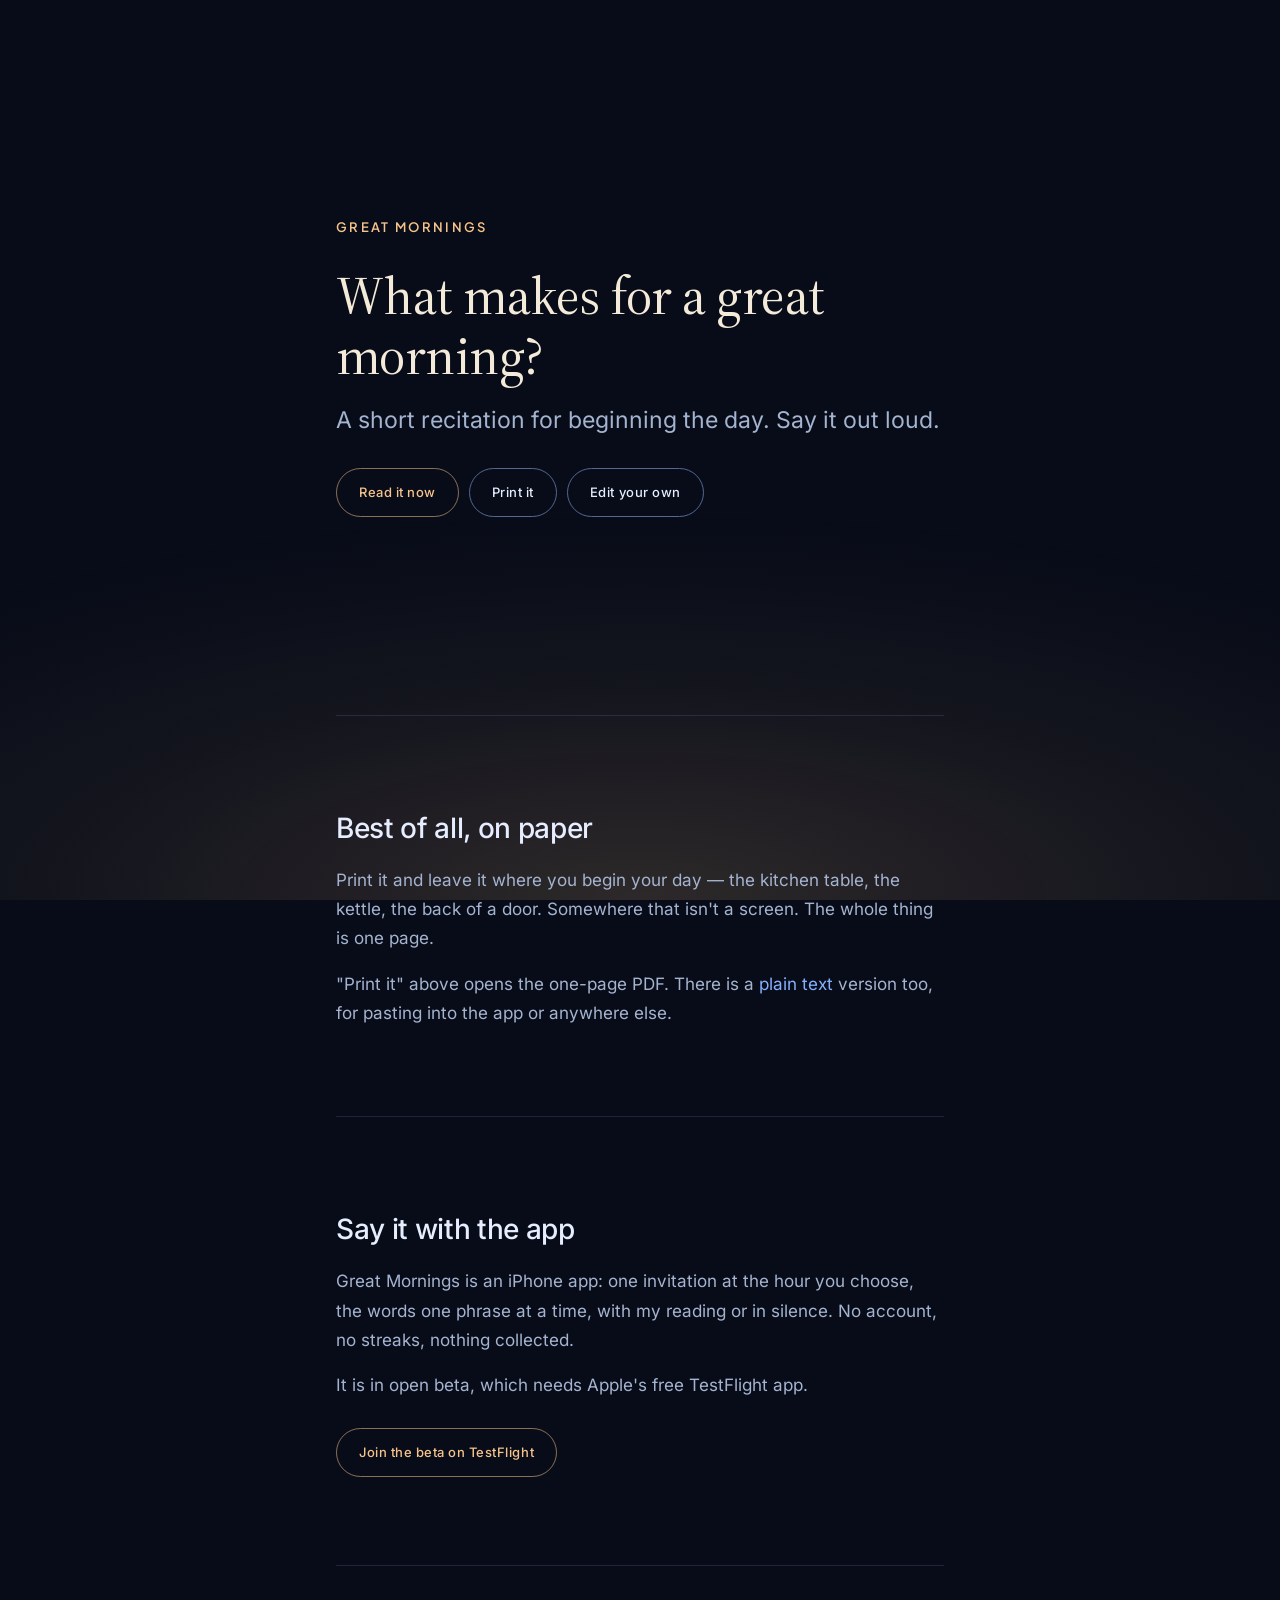
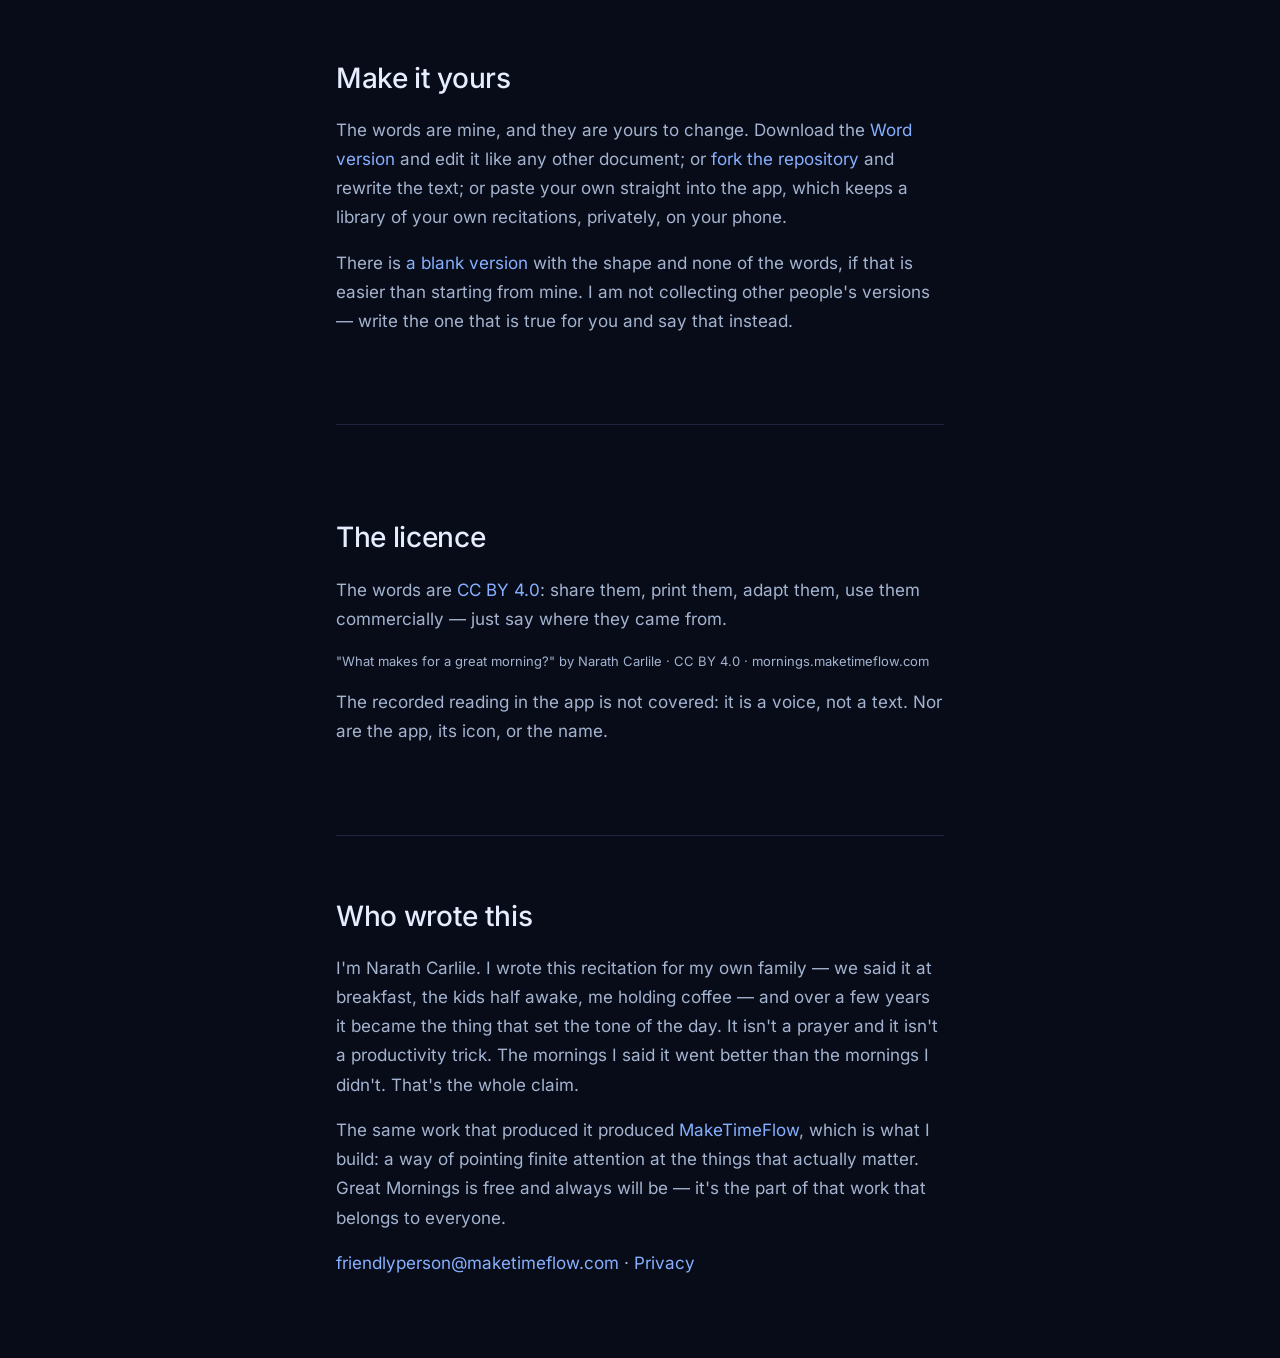
<file: index.html>
<!DOCTYPE html>
<html lang="en">
<head>
<meta charset="UTF-8" />
<meta name="viewport" content="width=device-width, initial-scale=1.0" />
<title>What makes for a great morning? · A suggested daily recitation</title>
<meta name="description" content="A short recitation for beginning the day, said out loud, one phrase at a time. Read it, print it, or make it your own." />

<meta property="og:title" content="What makes for a great morning?" />
<meta property="og:description" content="A short recitation for beginning the day. Say it out loud." />
<meta property="og:image" content="https://mornings.maketimeflow.com/assets/og.jpg" />
<meta property="og:url" content="https://mornings.maketimeflow.com/" />
<meta property="og:type" content="website" />
<meta name="twitter:card" content="summary" />

<link rel="icon" href="assets/icon.png" />
<link rel="apple-touch-icon" href="assets/icon.png" />
<link rel="stylesheet" href="style.css" />

<!-- Privacy-friendly analytics by Plausible: no cookies, no stored IP.
     The same property as the other MakeTimeFlow sites, split by hostname. -->
<script async src="https://plausible.io/js/pa-HWVkmOOH1TvEeJSTf9zBz.js"></script>
<script>
  window.plausible=window.plausible||function(){(plausible.q=plausible.q||[]).push(arguments)},plausible.init=plausible.init||function(i){plausible.o=i||{}};
  plausible.init()
</script>
</head>
<body>

<header class="masthead">
  <div class="wrap">
    <p class="wordmark">Great Mornings</p>
    <h1>What makes for a great morning?</h1>
    <p class="standfirst">A short recitation for beginning the day. Say it out loud.</p>
    <ul class="actions">
      <li><a class="primary" href="recitation/">Read it now</a></li>
      <li><a href="downloads/great-mornings-recitation.pdf">Print it</a></li>
      <li><a href="downloads/great-mornings-recitation.docx">Edit your own</a></li>
    </ul>
    <hr class="hair" />
  </div>
</header>

<main>

<section class="section" id="paper">
  <div class="wrap">
    <h2>Best of all, on paper</h2>
    <p class="muted">Print it and leave it where you begin your day — the kitchen table, the kettle, the back of a door. Somewhere that isn't a screen. The whole thing is one page.</p>
    <p class="muted">"Print it" above opens the one-page PDF. There is a <a href="downloads/great-mornings-recitation.txt">plain text</a> version too, for pasting into the app or anywhere else.</p>
  </div>
</section>

<div class="wrap"><hr class="hair" /></div>

<section class="section" id="app">
  <div class="wrap">
    <h2>Say it with the app</h2>
    <p class="muted">Great Mornings is an iPhone app: one invitation at the hour you choose, the words one phrase at a time, with my reading or in silence. No account, no streaks, nothing collected.</p>
    <p class="muted">It is in open beta, which needs Apple's free TestFlight app.</p>
    <ul class="actions">
      <li><a class="primary" href="https://testflight.apple.com/join/s5JQ764d">Join the beta on TestFlight</a></li>
    </ul>
  </div>
</section>

<div class="wrap"><hr class="hair" /></div>

<section class="section" id="yours">
  <div class="wrap">
    <h2>Make it yours</h2>
    <p class="muted">The words are mine, and they are yours to change. Download the <a href="downloads/great-mornings-recitation.docx">Word version</a> and edit it like any other document; or <a href="https://github.com/narath/great-mornings">fork the repository</a> and rewrite the text; or paste your own straight into the app, which keeps a library of your own recitations, privately, on your phone.</p>
    <p class="muted">There is <a href="https://github.com/narath/great-mornings/blob/main/recitations/template.md">a blank version</a> with the shape and none of the words, if that is easier than starting from mine. I am not collecting other people's versions — write the one that is true for you and say that instead.</p>
  </div>
</section>

<div class="wrap"><hr class="hair" /></div>

<section class="section" id="licence">
  <div class="wrap">
    <h2>The licence</h2>
    <p class="muted">The words are <a href="https://creativecommons.org/licenses/by/4.0/">CC BY 4.0</a>: share them, print them, adapt them, use them commercially — just say where they came from.</p>
    <p class="attribution">"What makes for a great morning?" by Narath Carlile · CC BY 4.0 · mornings.maketimeflow.com</p>
    <p class="muted">The recorded reading in the app is not covered: it is a voice, not a text. Nor are the app, its icon, or the name.</p>
  </div>
</section>

<div class="wrap"><hr class="hair" /></div>

<footer>
  <div class="wrap">
    <h2>Who wrote this</h2>
    <p class="muted">I'm Narath Carlile. I wrote this recitation for my own family — we said it at breakfast, the kids half awake, me holding coffee — and over a few years it became the thing that set the tone of the day. It isn't a prayer and it isn't a productivity trick. The mornings I said it went better than the mornings I didn't. That's the whole claim.</p>
    <p class="muted">The same work that produced it produced <a href="https://www.maketimeflow.com">MakeTimeFlow</a>, which is what I build: a way of pointing finite attention at the things that actually matter. Great Mornings is free and always will be — it's the part of that work that belongs to everyone.</p>
    <p class="muted"><a href="mailto:friendlyperson@maketimeflow.com">friendlyperson@maketimeflow.com</a> · <a href="https://www.maketimeflow.com/privacy/">Privacy</a></p>
  </div>
</footer>

</main>
</body>
</html>
</file>
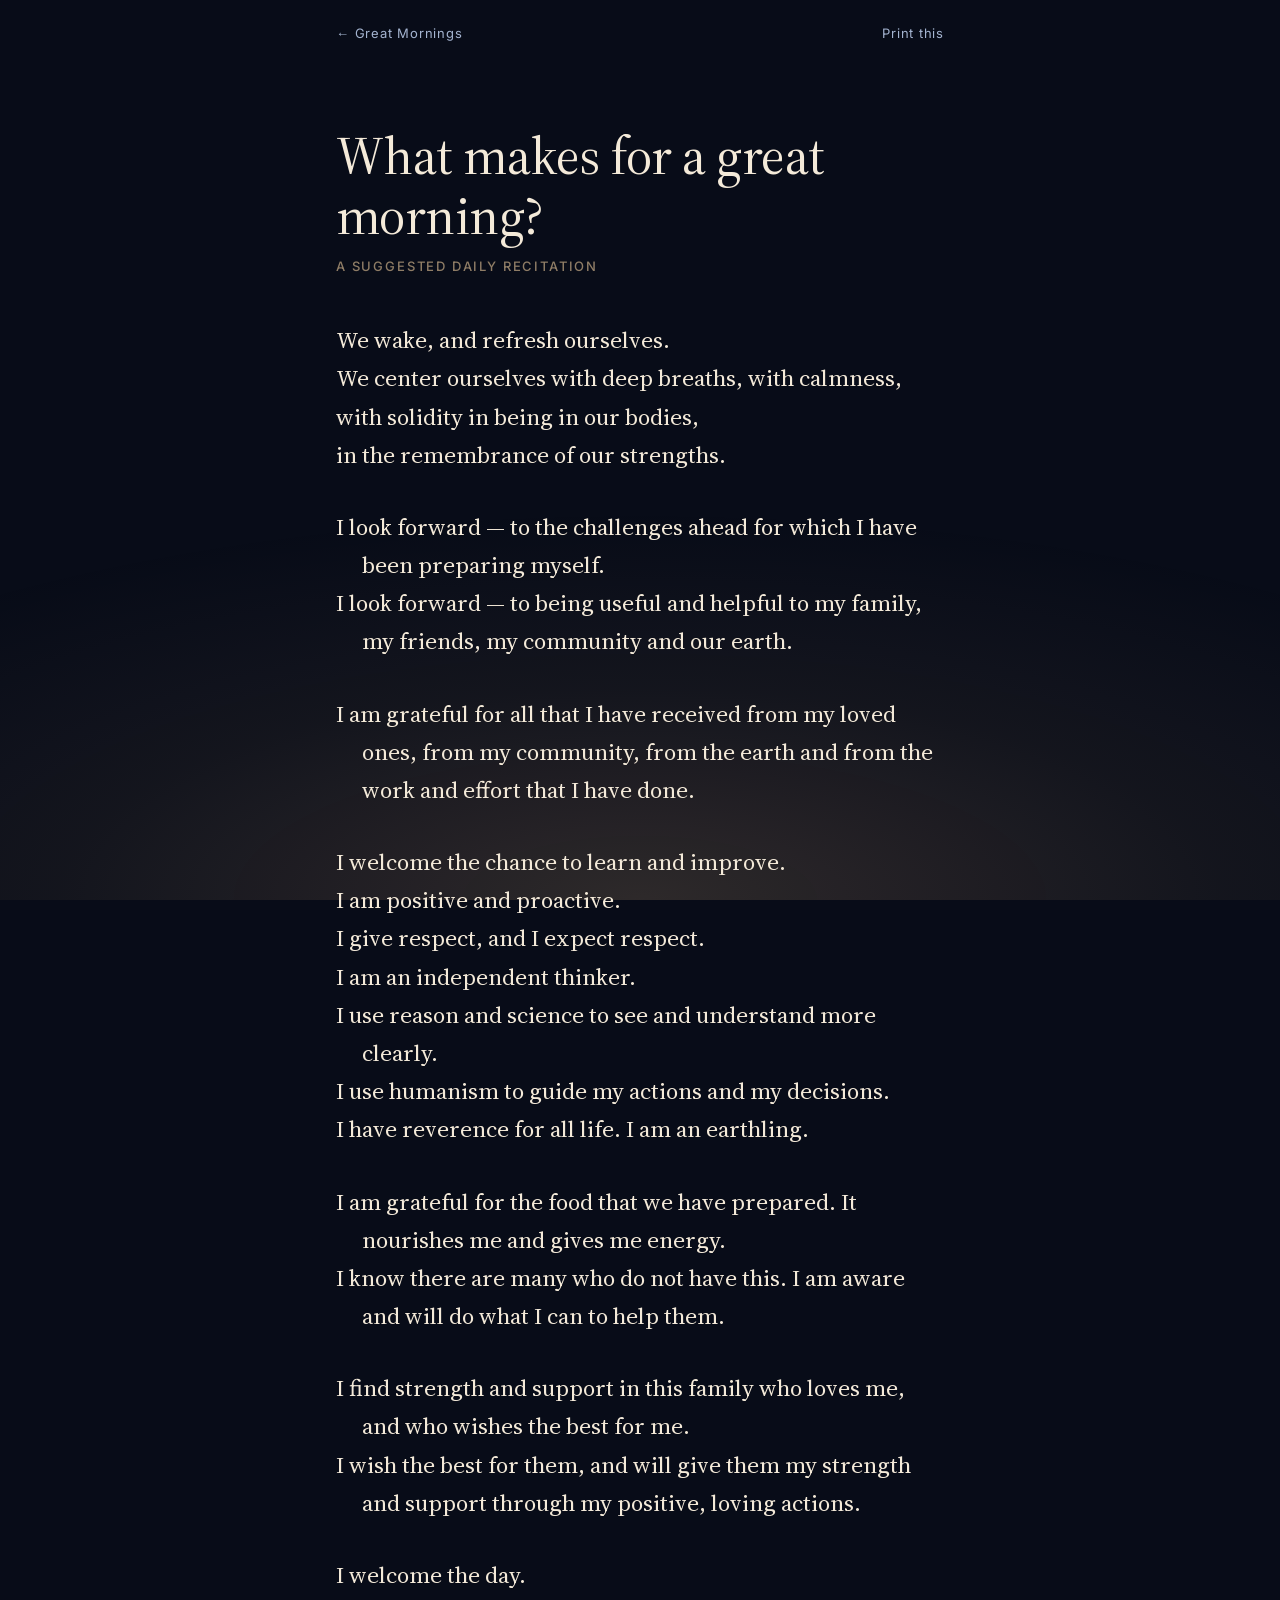
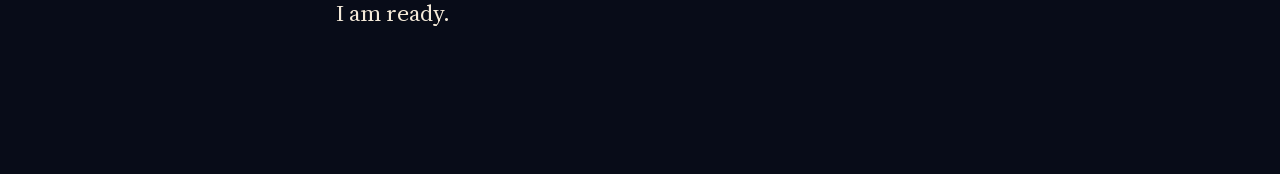
<file: recitation/index.html>
<!DOCTYPE html>
<html lang="en">
<head>
<meta charset="UTF-8" />
<meta name="viewport" content="width=device-width, initial-scale=1.0" />
<title>What makes for a great morning? · The recitation</title>
<meta name="description" content="The full text of the Great Mornings recitation, to read aloud or print." />

<meta property="og:title" content="What makes for a great morning?" />
<meta property="og:description" content="A short recitation for beginning the day. Say it out loud." />
<meta property="og:image" content="https://mornings.maketimeflow.com/assets/og.jpg" />
<meta property="og:url" content="https://mornings.maketimeflow.com/recitation/" />
<meta property="og:type" content="article" />
<meta name="twitter:card" content="summary" />

<link rel="icon" href="../assets/icon.png" />
<link rel="apple-touch-icon" href="../assets/icon.png" />
<link rel="stylesheet" href="../style.css" />

<!-- Privacy-friendly analytics by Plausible: no cookies, no stored IP.
     The same property as the other MakeTimeFlow sites, split by hostname. -->
<script async src="https://plausible.io/js/pa-HWVkmOOH1TvEeJSTf9zBz.js"></script>
<script>
  window.plausible=window.plausible||function(){(plausible.q=plausible.q||[]).push(arguments)},plausible.init=plausible.init||function(i){plausible.o=i||{}};
  plausible.init()
</script>
</head>
<body>

<div class="recite-bar wrap">
  <a href="../">← Great Mornings</a>
  <a href="../downloads/great-mornings-recitation.pdf">Print this</a>
</div>

<main>
  <article class="recitation">
    <div class="wrap">
      <h1>What makes for a great morning?</h1>
      <p class="eyebrow">A suggested daily recitation</p>

      <p class="stanza"><span class="line">We wake, and refresh ourselves.</span><span class="line">We center ourselves with deep breaths, with calmness,</span><span class="line">with solidity in being in our bodies,</span><span class="line">in the remembrance of our strengths.</span></p>

      <p class="stanza"><span class="line">I look forward — to the challenges ahead for which I have been preparing myself.</span><span class="line">I look forward — to being useful and helpful to my family, my friends, my community and our earth.</span></p>

      <p class="stanza"><span class="line">I am grateful for all that I have received from my loved ones, from my community, from the earth and from the work and effort that I have done.</span></p>

      <p class="stanza"><span class="line">I welcome the chance to learn and improve.</span><span class="line">I am positive and proactive.</span><span class="line">I give respect, and I expect respect.</span><span class="line">I am an independent thinker.</span><span class="line">I use reason and science to see and understand more clearly.</span><span class="line">I use humanism to guide my actions and my decisions.</span><span class="line">I have reverence for all life. I am an earthling.</span></p>

      <p class="stanza"><span class="line">I am grateful for the food that we have prepared. It nourishes me and gives me energy.</span><span class="line">I know there are many who do not have this. I am aware and will do what I can to help them.</span></p>

      <p class="stanza"><span class="line">I find strength and support in this family who loves me, and who wishes the best for me.</span><span class="line">I wish the best for them, and will give them my strength and support through my positive, loving actions.</span></p>

      <p class="stanza"><span class="line">I welcome the day.</span><span class="line">I am ready.</span></p>

      <p class="attribution print-only">A gift from Narath at MakeTimeFlow, in the hope of improving your life,<br />
      the lives of those you love, our communities and our earth.<br />
      mornings.maketimeflow.com · "What makes for a great morning?" · CC BY 4.0</p>
    </div>
  </article>
</main>

</body>
</html>
</file>
<file: style.css>
/* Great Mornings — mornings.maketimeflow.com
   Two pages: the invitation, and the recitation on a page of its own.

   The recitation is set in Source Serif 4 on warm ink, which is how
   MakeTimeFlow sets a Story (app/assets/stylesheets/components/story.css):
   authored prose gets a serif voice and a warmer white than the cool
   interface blue. Inter carries the chrome. The ground is the app's own
   near-black, from Views/Theme/Zen.swift. */

@font-face{font-family:"Inter";src:url("assets/inter-regular.woff2") format("woff2");
  font-weight:400;font-style:normal;font-display:swap;}
@font-face{font-family:"Inter";src:url("assets/inter-medium.woff2") format("woff2");
  font-weight:500;font-style:normal;font-display:swap;}
@font-face{font-family:"Plus Jakarta Sans";src:url("assets/jakarta-semibold.woff2") format("woff2");
  font-weight:600;font-style:normal;font-display:swap;}
/* Weight pinned to 400, optical size left variable (8–60): the title gets
   display letterforms and the recitation gets text ones, from one 42KB file. */
@font-face{font-family:"Source Serif 4";src:url("assets/source-serif-4.woff2") format("woff2");
  font-weight:400;font-style:normal;font-display:swap;}

:root{
  --bg:#080C18;
  --border:#546894;
  --accent:#86B0FF;
  --gold:#F6C38B;
  --hair:rgba(84,104,148,.28);

  /* Interface white (cool) and authored-prose ink (warm). Hex first, so a
     browser without oklch still gets the right idea. */
  --text:#E5EDFF;
  --muted:#A4B4D0;
  --ink:#F2EADF;
  --ink-2:#CDB79E;
  --ink-faint:#9A876F;

  --sans:"Inter",-apple-system,BlinkMacSystemFont,"Segoe UI",sans-serif;
  --display:"Plus Jakarta Sans",var(--sans);
  --serif:"Source Serif 4",Georgia,"Iowan Old Style",serif;

  --t-meta:clamp(11px,.7vw + 9px,13px);
  --t-body:clamp(16px,.4vw + 15px,17px);
  --t-recite:clamp(19px,.9vw + 16px,23px);
  --t-h2:clamp(22px,1.4vw + 17px,28px);
  --t-h1:clamp(30px,3.4vw + 16px,52px);

  --col:660px;
  --ease:cubic-bezier(.2,.7,.2,1);
}
@supports (color: oklch(94% 0.025 80)){
  :root{
    --ink:oklch(94% 0.025 80);      /* warm off-white, faint gold cast */
    --ink-2:oklch(78% 0.04 75);     /* muted sepia */
    --ink-faint:oklch(60% 0.04 75);
  }
}

*{box-sizing:border-box;}
html{-webkit-text-size-adjust:100%;}

body{
  margin:0;
  background:var(--bg);
  color:var(--text);
  font-family:var(--sans);
  font-size:var(--t-body);
  line-height:1.72;
  -webkit-font-smoothing:antialiased;
  text-rendering:optimizeLegibility;
}

/* The sunrise: a glow rising from the bottom of the viewport, as on
   Arrival. Fixed, so it stays at the horizon while the text scrolls. */
body::before{
  content:"";position:fixed;inset:auto 0 0 0;height:62vh;pointer-events:none;
  background:radial-gradient(120% 100% at 50% 100%,
    rgba(246,195,139,.16) 0%, rgba(246,195,139,.05) 38%, transparent 70%);
  z-index:0;
}
main,header,footer,.recite-bar{position:relative;z-index:1;}

a{color:var(--accent);text-decoration:none;border-bottom:1px solid transparent;
  transition:border-color .2s var(--ease);}
a:hover{border-bottom-color:var(--accent);}
::selection{background:rgba(246,195,139,.24);color:var(--text);}

.wrap{width:100%;max-width:var(--col);margin:0 auto;padding:0 26px;}
.section{padding:64px 0;}
@media (min-width:760px){.section{padding:88px 0;}}
.hair{border:0;border-top:1px solid var(--hair);margin:0;}
.muted{color:var(--muted);}

.eyebrow{
  font-size:var(--t-meta);font-weight:500;letter-spacing:.14em;
  text-transform:uppercase;color:var(--muted);margin:0 0 14px;
}

h1{
  font-family:var(--serif);font-weight:400;font-size:var(--t-h1);
  line-height:1.14;letter-spacing:-.01em;margin:0 0 16px;color:var(--ink);
}
h2{font-size:var(--t-h2);font-weight:500;letter-spacing:-.012em;margin:0 0 14px;}
p{margin:0 0 16px;}
p:last-child{margin-bottom:0;}

/* ---------- Buttons ---------- */
.actions{display:flex;flex-wrap:wrap;gap:10px;margin:28px 0 0;padding:0;list-style:none;}
.actions a{
  display:inline-block;padding:12px 22px;border:1px solid var(--border);
  border-radius:999px;font-size:var(--t-meta);font-weight:500;letter-spacing:.04em;
  color:var(--text);border-bottom-color:var(--border);
  transition:border-color .2s var(--ease),background .2s var(--ease);
}
.actions a:hover{border-color:var(--accent);background:rgba(134,176,255,.08);}
.actions a.primary{border-color:rgba(246,195,139,.55);color:var(--gold);}
.actions a.primary:hover{border-color:var(--gold);background:rgba(246,195,139,.08);}

/* ---------- The invitation (index) ---------- */
.masthead{padding:22vh 0 0;}
@media (min-width:760px){.masthead{padding:24vh 0 0;}}
.wordmark{
  font-family:var(--display);font-weight:600;font-size:var(--t-meta);
  letter-spacing:.18em;text-transform:uppercase;color:var(--gold);margin:0 0 28px;
}
.standfirst{font-size:var(--t-recite);color:var(--muted);margin:0;max-width:42ch;}
.masthead .hair{margin-top:22vh;}

/* ---------- The recitation (recitation/index.html) ---------- */
.recite-bar{
  display:flex;justify-content:space-between;align-items:center;gap:16px;
  /* padding-top only: the element also carries .wrap, and a padding
     shorthand here would override .wrap's horizontal padding. */
  padding-top:22px;font-size:var(--t-meta);
}
.recite-bar a{color:var(--muted);letter-spacing:.06em;}
.recite-bar a:hover{color:var(--text);border-bottom-color:var(--muted);}

.recitation{padding:9vh 0 12vh;}
.recitation h1{margin-bottom:10px;}
.recitation .eyebrow{color:var(--ink-faint);margin:0 0 44px;}

.stanza{
  font-family:var(--serif);font-size:var(--t-recite);line-height:1.66;
  color:var(--ink);margin:0 0 34px;
  font-feature-settings:"liga" 1,"kern" 1,"onum" 1;   /* old-style figures */
}
/* Each phrase is its own block with a hanging indent, so a line that wraps
   is set in from the rail and never reads as the next phrase. Verse is set
   this way for the same reason. text-indent alone cannot do it: it applies
   to the first line of a block, not to every line. */
.line{display:block;padding-left:1.15em;text-indent:-1.15em;}

.attribution{font-size:var(--t-meta);color:var(--muted);line-height:1.7;}
footer{padding:56px 0 80px;}

/* ---------- Paper ----------
   Everything that is chrome goes; the words, the title and the footer stay.
   bin/build-downloads prints the PDF from exactly this. */
.print-only{display:none;}

@media print{
  :root{--text:#111;--muted:#444;--gold:#6b4f22;--ink:#111;--ink-faint:#444;}

  body{background:#fff;color:#111;font-size:11.5pt;line-height:1.55;}
  body::before{display:none;}

  .wrap{max-width:none;padding:0;}
  .recitation{padding:0;}
  .recite-bar{display:none;}

  h1{font-size:20pt;margin:0 0 6pt;}
  .recitation .eyebrow{color:#444;margin:0 0 20pt;}

  .stanza{font-size:11.5pt;margin:0 0 14pt;break-inside:avoid;}
  .print-only{display:block;margin:26pt 0 0;font-size:8.5pt;color:#444;}

  a{color:inherit;border-bottom:0;}
  @page{margin:18mm 16mm;}
}
</file>
